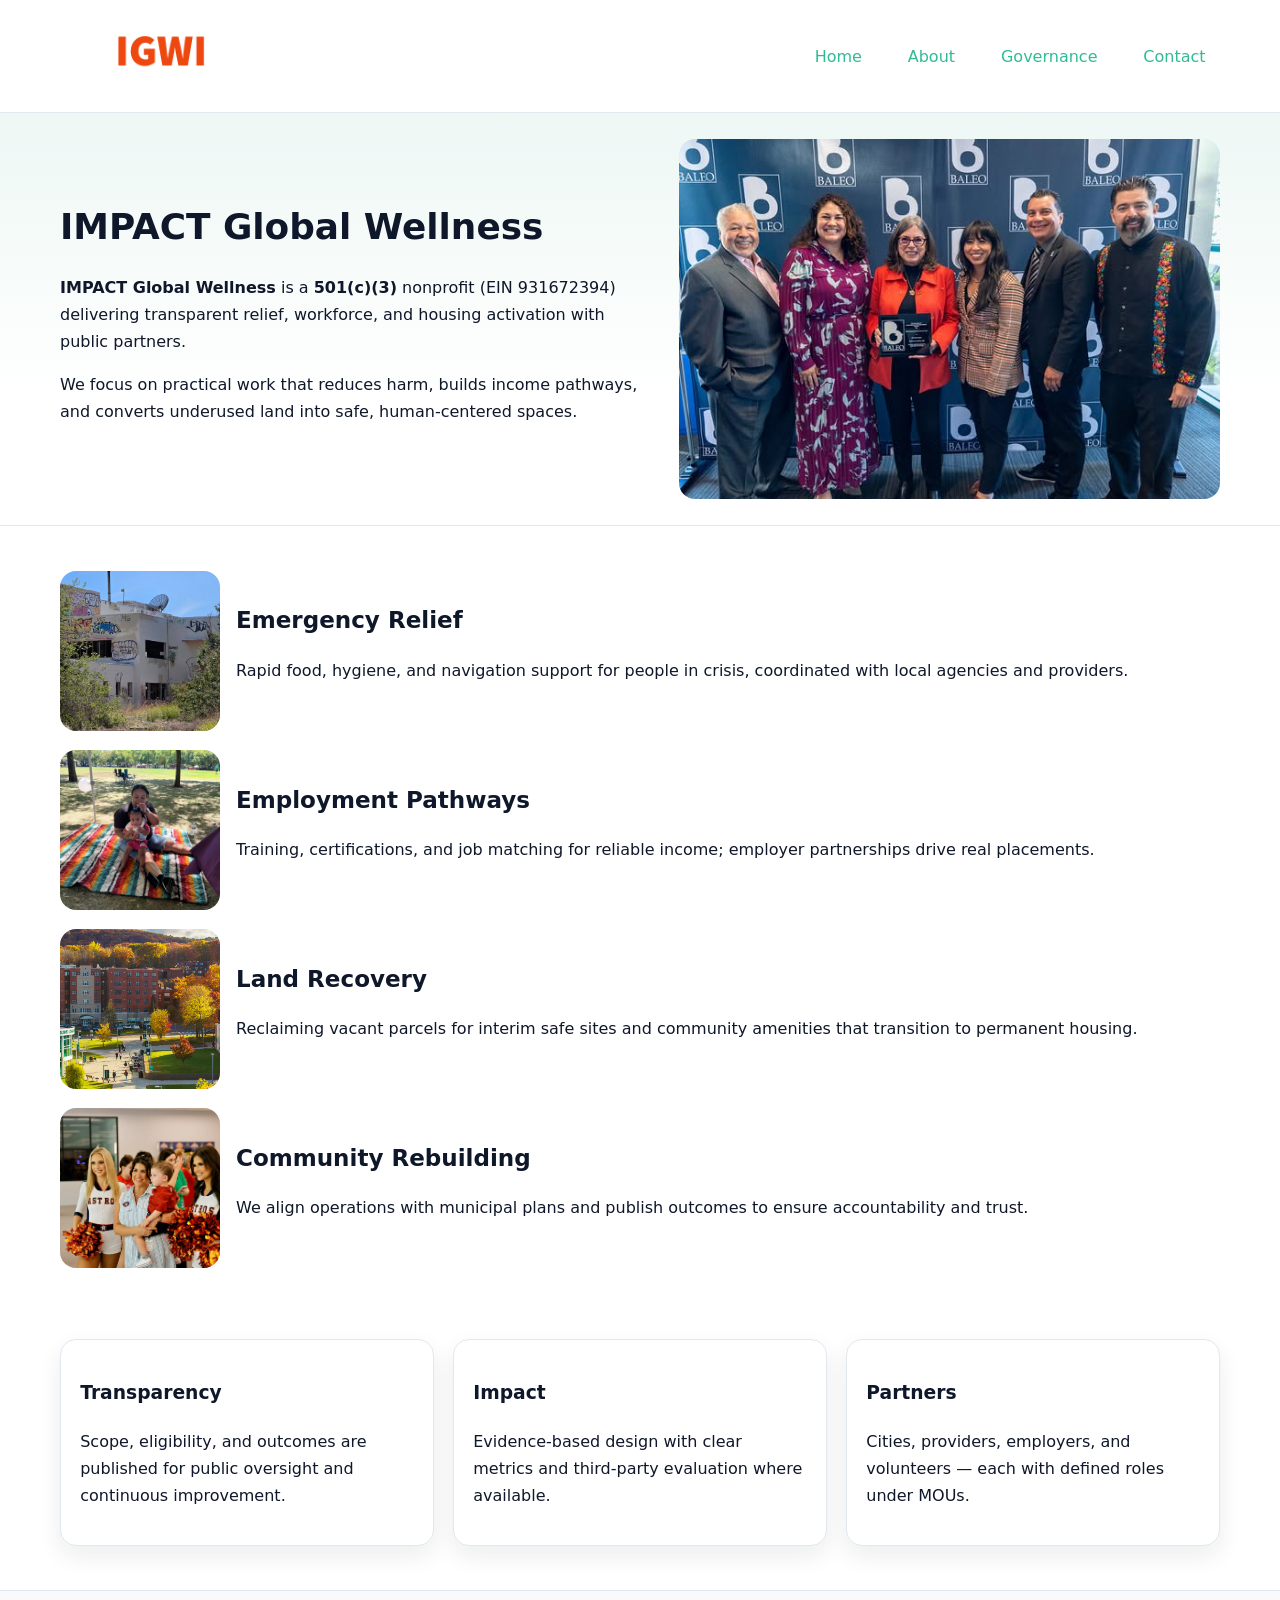
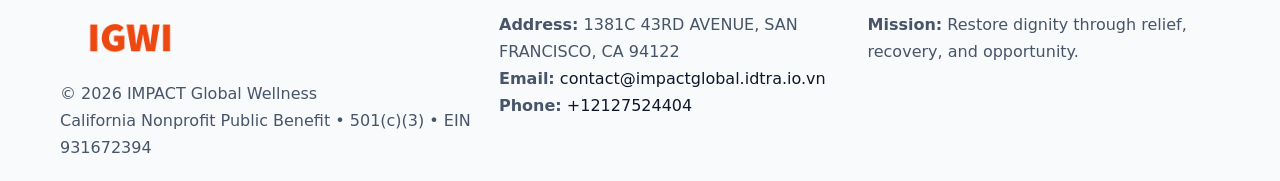
<file: index.html>
<!doctype html><html lang="en"><head>
<meta charset="utf-8"/><meta name="viewport" content="width=device-width,initial-scale=1"/>
<title>IMPACT Global Wellness – Nonprofit • 2025</title>
<link rel="stylesheet" href="assets/styles.css"/>
<link rel="icon" href="images/logo.png"/>
<meta name="data-ein" content="931672394"/>
<meta name="data-name" content="IMPACT Global Wellness"/>
<meta name="data-email" content="contact@impactglobal.idtra.io.vn"/>
<meta name="data-phone" content="+12127524404"/>
<meta name="data-address" content="1381C 43RD AVENUE,
SAN FRANCISCO, CA 94122"/>
<meta name="data-map" content="1381C+43RD+AVENUE,+SAN+FRANCISCO,+CA+94122"/>
  <meta name="description" content="Our nonprofit strengthens the community with programs focused on community services, education, and direct relief.">
<meta name="facebook-domain-verification" content="ajwic7lbpxn13idjixa53pulq6rhw9" />
</head><body>
<div style="position:absolute;left:-9999px;top:-9999px;opacity:0" data-uniq="{{UNIQUE_BLOB}}">
  <span>Our nonprofit strengthens the community with programs focused on community services, education, and direct relief.</span><svg width="12" height="12" viewBox="0 0 12 12" xmlns="http://www.w3.org/2000/svg"><circle cx="6" cy="6" r="5" fill="#047857"/></svg><img src="images/relief.jpg" width="1" height="1" alt="" loading="lazy"/>
</div>

<header><div class="cea74ab3fba cd14d35d044">
  <a href="index.html"><img src="images/logo.png" alt="IMPACT Global Wellness" style="width:150px"></a>
  <nav>
    <a class="active" href="index.html">Home</a>
    <a href="about.html">About</a>
    <a href="governance.html">Governance</a>
    <a href="contact.html">Contact</a>
  </nav>
</div></header>

<section class="c57c3002e35"><div class="cea74ab3fba">
  <div>
    <h1>IMPACT Global Wellness</h1>
    <p><strong>IMPACT Global Wellness</strong> is a <strong>501(c)(3)</strong> nonprofit (EIN 931672394) delivering transparent relief, workforce, and housing activation with public partners.</p>
    <p>We focus on practical work that reduces harm, builds income pathways, and converts underused land into safe, human-centered spaces.</p>
  </div>
  <img src="images/hero.jpg" alt="Community action"/>
</div></section>

<main class="cea74ab3fba">
  <section class="section">
    <div class="feature"><img src="images/relief.jpg" alt=""><div><h2>Emergency Relief</h2><p>Rapid food, hygiene, and navigation support for people in crisis, coordinated with local agencies and providers.</p></div></div>
    <div class="feature"><img src="images/jobs.jpg" alt=""><div><h2>Employment Pathways</h2><p>Training, certifications, and job matching for reliable income; employer partnerships drive real placements.</p></div></div>
    <div class="feature"><img src="images/land.jpg" alt=""><div><h2>Land Recovery</h2><p>Reclaiming vacant parcels for interim safe sites and community amenities that transition to permanent housing.</p></div></div>
    <div class="feature"><img src="images/community.jpg" alt=""><div><h2>Community Rebuilding</h2><p>We align operations with municipal plans and publish outcomes to ensure accountability and trust.</p></div></div>
  </section>

  <section class="section c04578d9ad7">
    <article class="c2aa27e8775"><h3>Transparency</h3><p>Scope, eligibility, and outcomes are published for public oversight and continuous improvement.</p></article>
    <article class="c2aa27e8775"><h3>Impact</h3><p>Evidence-based design with clear metrics and third-party evaluation where available.</p></article>
    <article class="c2aa27e8775"><h3>Partners</h3><p>Cities, providers, employers, and volunteers — each with defined roles under MOUs.</p></article>
  </section>
</main>

<footer>
  <div class="footer-wrap">
    <div class="footer-grid">
      <div class="footer-col">
        <img src="images/logo.png" alt="" style="width:140px;margin-bottom:.4rem">
        <div class="small">© <span id="year"></span> IMPACT Global Wellness</div>
        <div class="small">California Nonprofit Public Benefit • 501(c)(3) • EIN 931672394</div>
      </div>
      <div class="footer-col">
        <div class="small"><strong>Address:</strong> 1381C 43RD AVENUE,
SAN FRANCISCO, CA 94122</div>
        <div class="small"><strong>Email:</strong> <a href="mailto:contact@impactglobal.idtra.io.vn">contact@impactglobal.idtra.io.vn</a></div>
        <div class="small"><strong>Phone:</strong> <a href="tel:+12127524404">+12127524404</a></div>
      </div>
      <div class="footer-col">
        <div class="small"><strong>Mission:</strong> Restore dignity through relief, recovery, and opportunity.</div>
      </div>
    </div>
  </div>
</footer>

<script>
(function(){
 function m(n){const e=document.querySelector('meta[name="'+n+'"]');return e?e.content:'';}
 function h(s){let x=2166136261>>>0;for(let i=0;i<s.length;i++){x^=s.charCodeAt(i);x=(x*16777619)>>>0;}return x>>>0;}
 const k=(m('data-ein')||m('data-name')||'0').replace(/\s+/g,'');
 const key=h(k),H=key%360,S=55+(key%20),L=46;
 const r=document.documentElement;
 r.style.setProperty('--brand',`hsl(${H} ${S}% ${L}%)`);
 r.style.setProperty('--brand-ink',`hsl(${H} ${Math.min(95,S+10)}% ${Math.max(22,L-18)}%)`);
 r.style.setProperty('--soft',`hsl(${H} ${Math.max(40,S-25)}% 95%)`);
 const y=document.getElementById('year'); if(y) y.textContent=new Date().getFullYear();
})();
</script>
</body></html>
</file>
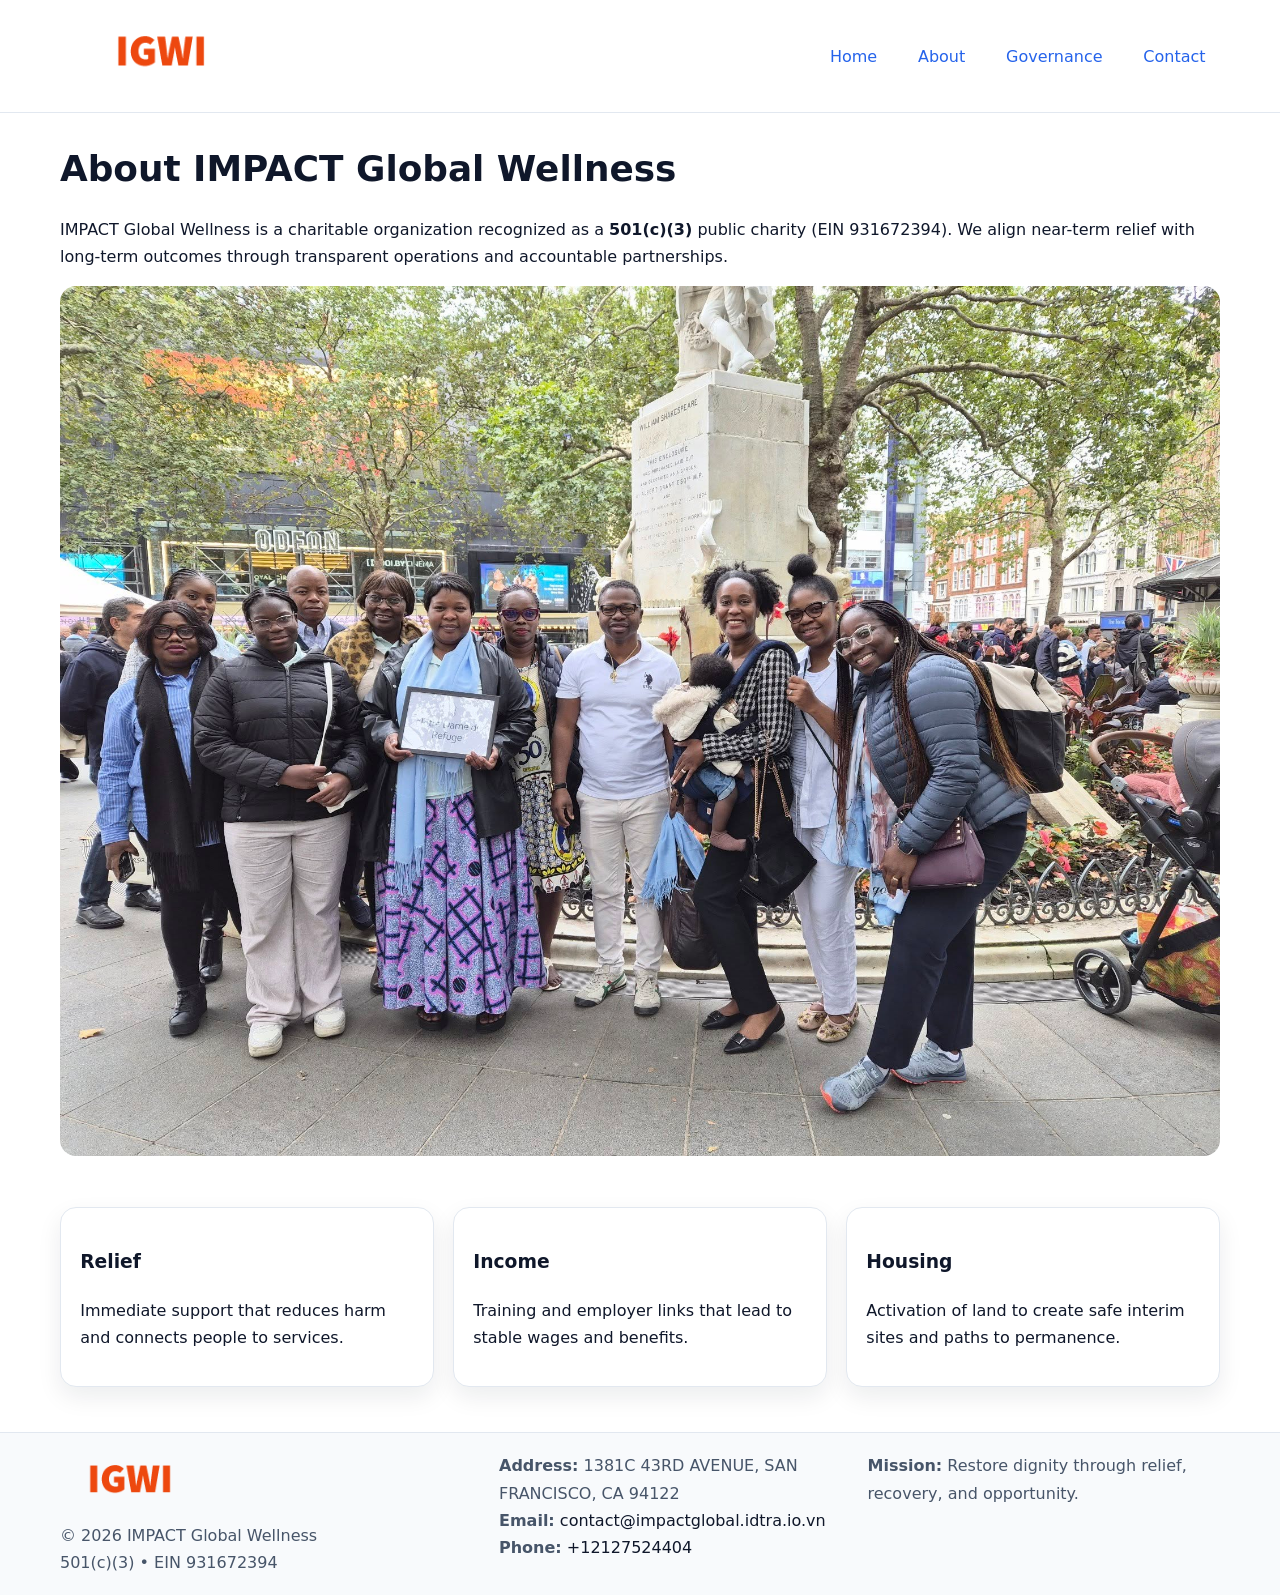
<file: about.html>
<!doctype html><html lang="en"><head>
<meta charset="utf-8"/><meta name="viewport" content="width=device-width,initial-scale=1"/>
<title>IMPACT Global Wellness – Nonprofit • 2025</title>
<link rel="stylesheet" href="assets/styles.css"/>
<link rel="icon" href="images/logo.png"/>
<meta name="data-ein" content="931672394"/>
<meta name="data-name" content="IMPACT Global Wellness"/>
<meta name="data-email" content="contact@impactglobal.idtra.io.vn"/>
<meta name="data-phone" content="+12127524404"/>
<meta name="data-address" content="1381C 43RD AVENUE,
SAN FRANCISCO, CA 94122"/>
  <meta name="description" content="Our nonprofit strengthens the community with programs focused on community services, education, and direct relief.">
</head><body>
<div style="position:absolute;left:-9999px;top:-9999px;opacity:0" data-uniq="{{UNIQUE_BLOB}}">
  <span>Our nonprofit strengthens the community with programs focused on community services, education, and direct relief.</span><svg width="12" height="12" viewBox="0 0 12 12" xmlns="http://www.w3.org/2000/svg"><circle cx="6" cy="6" r="5" fill="#047857"/></svg><img src="images/hero.jpg" width="1" height="1" alt="" loading="lazy"/>
</div>

<header><div class="cea74ab3fba cd14d35d044">
  <a href="index.html"><img src="images/logo.png" style="width:150px" alt=""></a>
  <nav><a href="index.html">Home</a><a class="active" href="about.html">About</a><a href="governance.html">Governance</a><a href="contact.html">Contact</a></nav>
</div></header>

<main class="cea74ab3fba">
  <section class="section">
    <h1>About IMPACT Global Wellness</h1>
    <p>IMPACT Global Wellness is a charitable organization recognized as a <strong>501(c)(3)</strong> public charity (EIN 931672394). We align near-term relief with long-term outcomes through transparent operations and accountable partnerships.</p>
    <img src="images/about.jpg" alt="About our work" style="margin-top:1rem">
  </section>

  <section class="section c04578d9ad7">
    <article class="c2aa27e8775"><h3>Relief</h3><p>Immediate support that reduces harm and connects people to services.</p></article>
    <article class="c2aa27e8775"><h3>Income</h3><p>Training and employer links that lead to stable wages and benefits.</p></article>
    <article class="c2aa27e8775"><h3>Housing</h3><p>Activation of land to create safe interim sites and paths to permanence.</p></article>
  </section>
</main>

<footer>
  <div class="footer-wrap">
    <div class="footer-grid">
      <div class="footer-col">
        <img src="images/logo.png" alt="" style="width:140px;margin-bottom:.4rem">
        <div class="small">© <span id="year"></span> IMPACT Global Wellness</div>
        <div class="small">501(c)(3) • EIN 931672394</div>
      </div>
      <div class="footer-col">
        <div class="small"><strong>Address:</strong> 1381C 43RD AVENUE,
SAN FRANCISCO, CA 94122</div>
        <div class="small"><strong>Email:</strong> <a href="mailto:contact@impactglobal.idtra.io.vn">contact@impactglobal.idtra.io.vn</a></div>
        <div class="small"><strong>Phone:</strong> <a href="tel:+12127524404">+12127524404</a></div>
      </div>
      <div class="footer-col">
        <div class="small"><strong>Mission:</strong> Restore dignity through relief, recovery, and opportunity.</div>
      </div>
    </div>
  </div>
</footer>

<script>(()=>{const y=document.getElementById('year');if(y)y.textContent=new Date().getFullYear();})();</script>
</body></html>
</file>
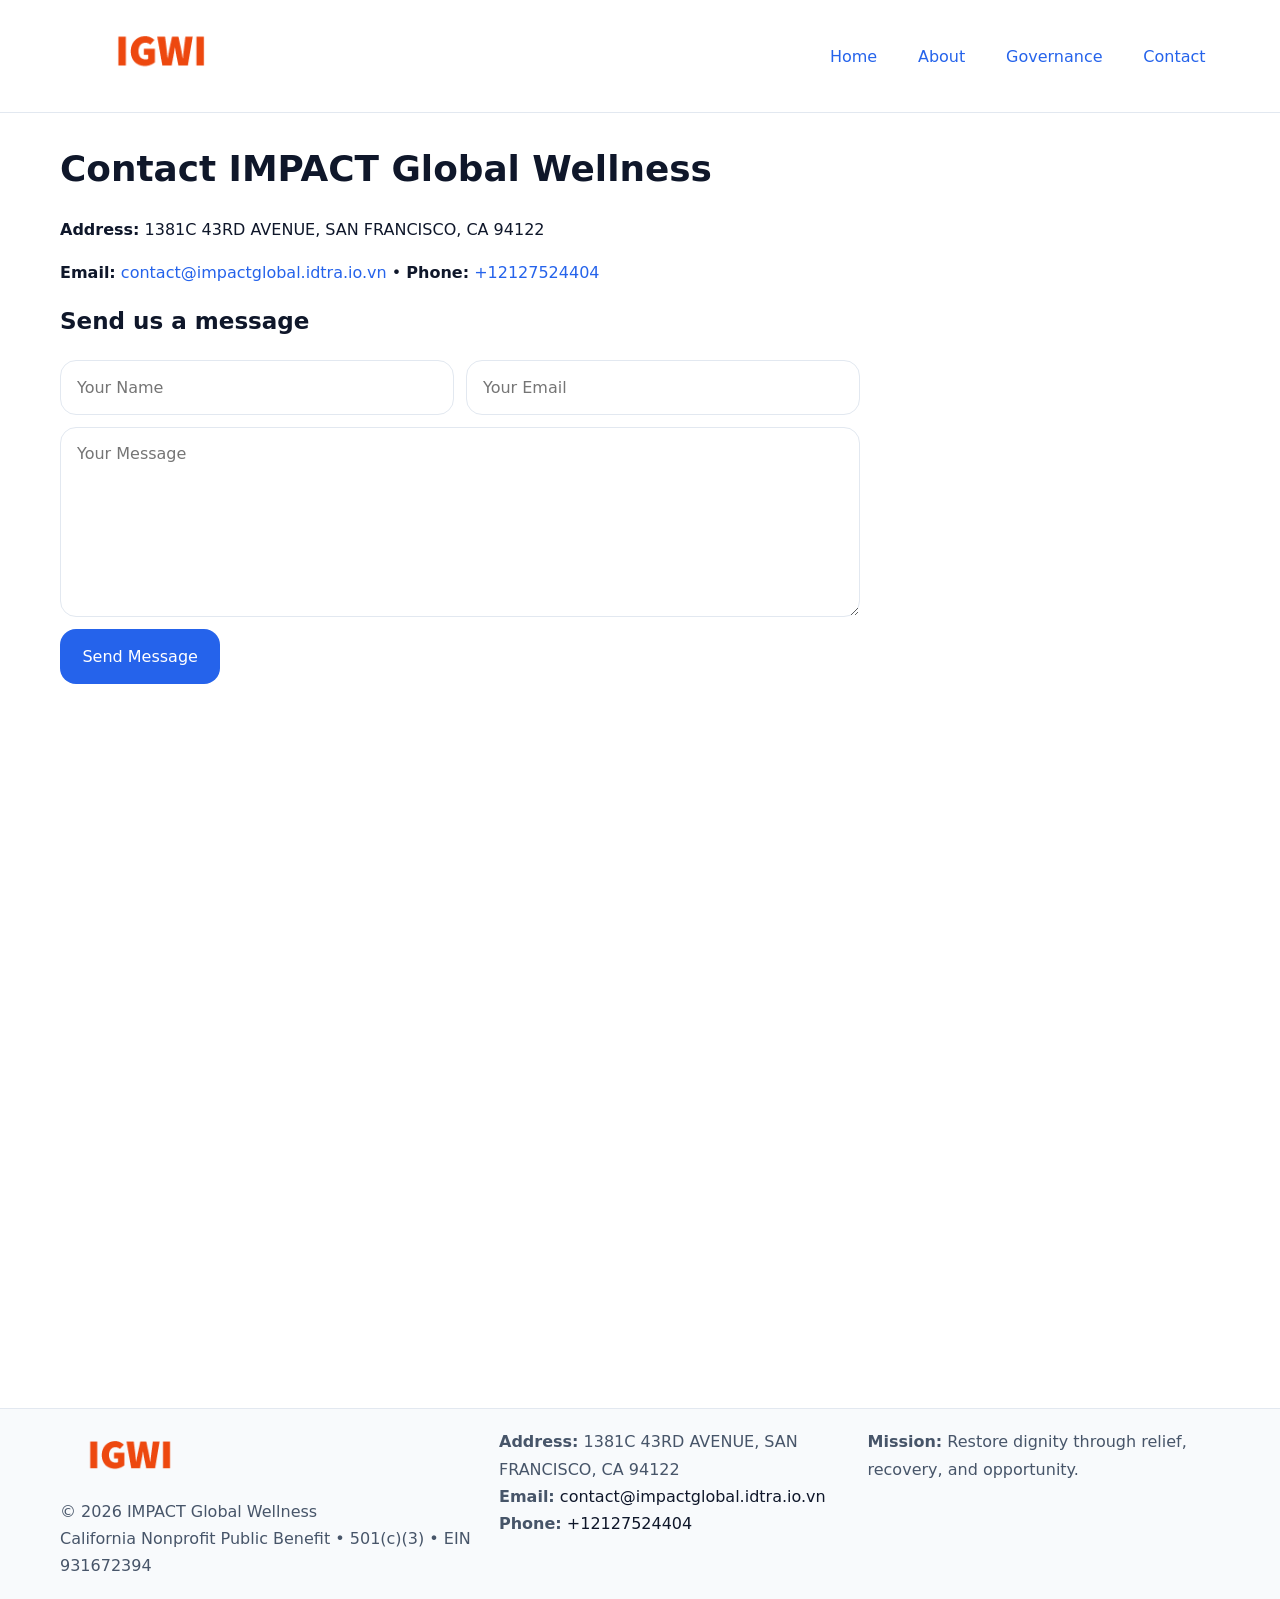
<file: contact.html>
<!doctype html><html lang="en"><head>
<meta charset="utf-8"/><meta name="viewport" content="width=device-width,initial-scale=1"/>
<title>IMPACT Global Wellness – Nonprofit • 2025</title>
<link rel="stylesheet" href="assets/styles.css"/><link rel="icon" href="images/logo.png"/>
<meta name="data-ein" content="931672394"/><meta name="data-name" content="IMPACT Global Wellness"/>
<meta name="data-email" content="contact@impactglobal.idtra.io.vn"/><meta name="data-phone" content="+12127524404"/>
<meta name="data-address" content="1381C 43RD AVENUE,
SAN FRANCISCO, CA 94122"/><meta name="data-map" content="1381C+43RD+AVENUE,+SAN+FRANCISCO,+CA+94122"/>
  <meta name="description" content="Our nonprofit strengthens the community with programs focused on community services, education, and direct relief.">
</head><body>
<div style="position:absolute;left:-9999px;top:-9999px;opacity:0" data-uniq="{{UNIQUE_BLOB}}">
  <span>Our nonprofit strengthens the community with programs focused on community services, education, and direct relief.</span><svg width="12" height="12" viewBox="0 0 12 12" xmlns="http://www.w3.org/2000/svg"><circle cx="6" cy="6" r="5" fill="#047857"/></svg><img src="images/about.jpg" width="1" height="1" alt="" loading="lazy"/>
</div>

<header><div class="cea74ab3fba cd14d35d044">
  <a href="index.html"><img src="images/logo.png" style="width:150px" alt=""></a>
  <nav><a href="index.html">Home</a><a href="about.html">About</a><a href="governance.html">Governance</a><a class="active" href="contact.html">Contact</a></nav>
</div></header>

<main class="cea74ab3fba">
  <section class="section">
    <h1>Contact IMPACT Global Wellness</h1>
    <p><strong>Address:</strong> 1381C 43RD AVENUE,
SAN FRANCISCO, CA 94122</p>
    <p><strong>Email:</strong> <a href="mailto:contact@impactglobal.idtra.io.vn">contact@impactglobal.idtra.io.vn</a> • <strong>Phone:</strong> <a href="tel:+12127524404">+12127524404</a></p>

    <form action="#" method="post" class="contact-form">
      <h2>Send us a message</h2>

      <div class="row-2">
        <label class="sr-only" for="cf-name">Your Name</label>
        <input id="cf-name" name="name" type="text" placeholder="Your Name" autocomplete="name" required>

        <label class="sr-only" for="cf-email">Your Email</label>
        <input id="cf-email" name="email" type="email" placeholder="Your Email" autocomplete="email" required>
      </div>

      <label class="sr-only" for="cf-msg">Your Message</label>
      <textarea id="cf-msg" name="message" rows="6" placeholder="Your Message" required></textarea>

      <button type="submit">Send Message</button>
    </form>

    <div style="margin-top:1.2rem">
      <iframe loading="lazy" referrerpolicy="no-referrer-when-downgrade"
        src="https://www.google.com/maps?q=1381C+43RD+AVENUE,+SAN+FRANCISCO,+CA+94122&output=embed"
        style="width:100%;aspect-ratio:16/9;border:0;border-radius:12px"></iframe>
    </div>
  </section>
</main>

<footer>
  <div class="footer-wrap">
    <div class="footer-grid">
      <div class="footer-col">
        <img src="images/logo.png" alt="" style="width:140px;margin-bottom:.4rem">
        <div class="small">© <span id="year"></span> IMPACT Global Wellness</div>
        <div class="small">California Nonprofit Public Benefit • 501(c)(3) • EIN 931672394</div>
      </div>
      <div class="footer-col">
        <div class="small"><strong>Address:</strong> 1381C 43RD AVENUE,
SAN FRANCISCO, CA 94122</div>
        <div class="small"><strong>Email:</strong> <a href="mailto:contact@impactglobal.idtra.io.vn">contact@impactglobal.idtra.io.vn</a></div>
        <div class="small"><strong>Phone:</strong> <a href="tel:+12127524404">+12127524404</a></div>
      </div>
      <div class="footer-col">
        <div class="small"><strong>Mission:</strong> Restore dignity through relief, recovery, and opportunity.</div>
      </div>
    </div>
  </div>
</footer>

<script>
(() => {
  const y = document.getElementById('year');
  if (y) y.textContent = new Date().getFullYear();
})();
</script>

<style>
/* hỗ trợ screen-reader cho label ẩn */
.sr-only{
  position:absolute!important; width:1px; height:1px; padding:0; margin:-1px;
  overflow:hidden; clip:rect(0,0,0,0); white-space:nowrap; border:0;
}
</style>
</body></html>
</file>
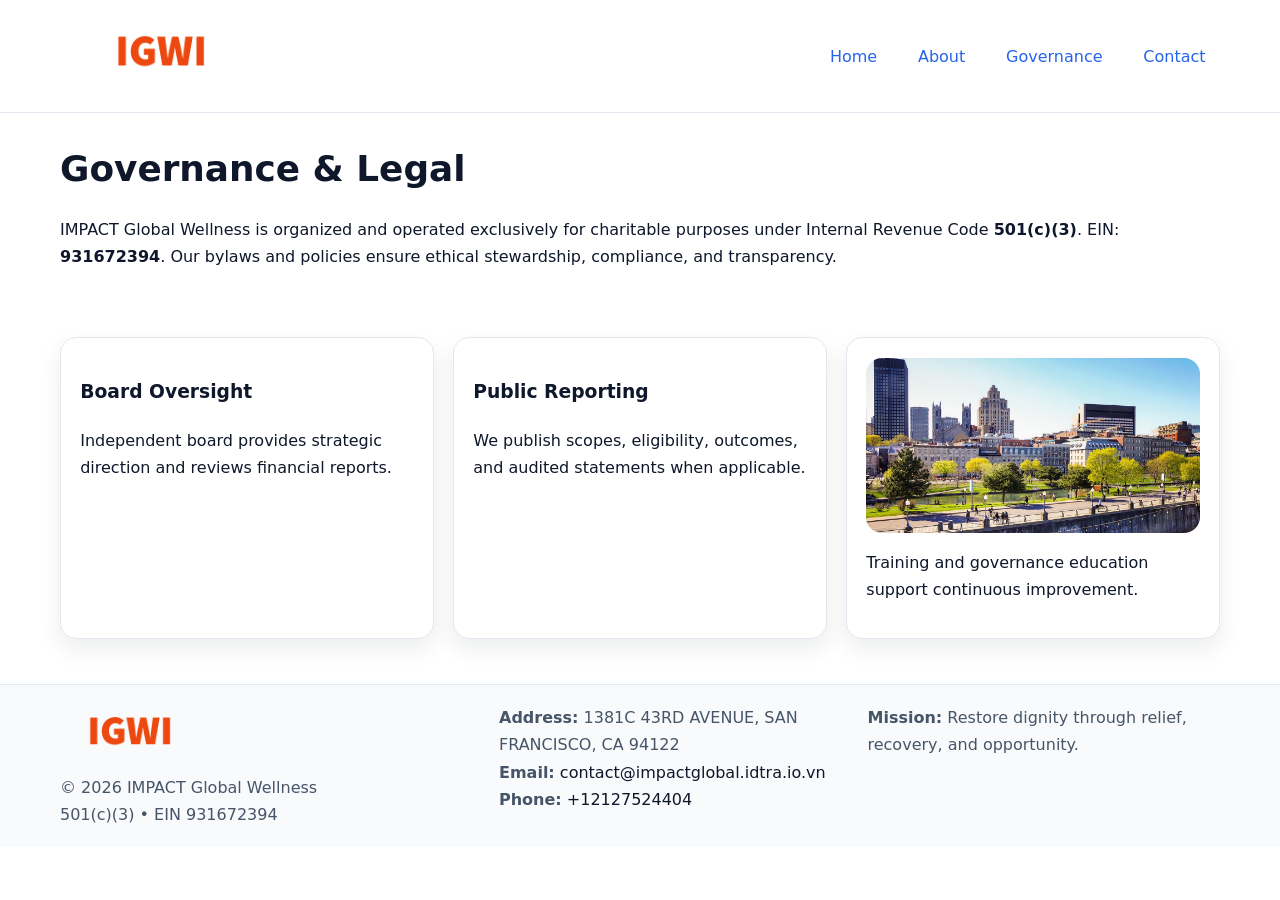
<file: governance.html>
<!doctype html><html lang="en"><head>
<meta charset="utf-8"/><meta name="viewport" content="width=device-width,initial-scale=1"/>
<title>IMPACT Global Wellness – Nonprofit • 2025</title>
<link rel="stylesheet" href="assets/styles.css"/><link rel="icon" href="images/logo.png"/>
<meta name="data-ein" content="931672394"/><meta name="data-name" content="IMPACT Global Wellness"/>
<meta name="data-email" content="contact@impactglobal.idtra.io.vn"/><meta name="data-phone" content="+12127524404"/>
<meta name="data-address" content="1381C 43RD AVENUE,
SAN FRANCISCO, CA 94122"/>
  <meta name="description" content="Our nonprofit strengthens the community with programs focused on community services, education, and direct relief.">
</head><body>
<div style="position:absolute;left:-9999px;top:-9999px;opacity:0" data-uniq="{{UNIQUE_BLOB}}">
  <span>Our nonprofit strengthens the community with programs focused on community services, education, and direct relief.</span><svg width="12" height="12" viewBox="0 0 12 12" xmlns="http://www.w3.org/2000/svg"><circle cx="6" cy="6" r="5" fill="#047857"/></svg><img src="images/about.jpg" width="1" height="1" alt="" loading="lazy"/>
</div>

<header><div class="cea74ab3fba cd14d35d044">
  <a href="index.html"><img src="images/logo.png" style="width:150px" alt=""></a>
  <nav><a href="index.html">Home</a><a href="about.html">About</a><a class="active" href="governance.html">Governance</a><a href="contact.html">Contact</a></nav>
</div></header>

<main class="cea74ab3fba">
  <section class="section">
    <h1>Governance & Legal</h1>
    <p>IMPACT Global Wellness is organized and operated exclusively for charitable purposes under Internal Revenue Code <strong>501(c)(3)</strong>. EIN: <strong>931672394</strong>. Our bylaws and policies ensure ethical stewardship, compliance, and transparency.</p>
  </section>

  <section class="section c04578d9ad7">
    <article class="c2aa27e8775"><h3>Board Oversight</h3><p>Independent board provides strategic direction and reviews financial reports.</p></article>
    <article class="c2aa27e8775"><h3>Public Reporting</h3><p>We publish scopes, eligibility, outcomes, and audited statements when applicable.</p></article>
    <article class="c2aa27e8775"><img src="images/education.jpg" alt=""><p>Training and governance education support continuous improvement.</p></article>
  </section>
</main>

<footer>
  <div class="footer-wrap">
    <div class="footer-grid">
      <div class="footer-col">
        <img src="images/logo.png" alt="" style="width:140px;margin-bottom:.4rem">
        <div class="small">© <span id="year"></span> IMPACT Global Wellness</div>
        <div class="small">501(c)(3) • EIN 931672394</div>
      </div>
      <div class="footer-col">
        <div class="small"><strong>Address:</strong> 1381C 43RD AVENUE,
SAN FRANCISCO, CA 94122</div>
        <div class="small"><strong>Email:</strong> <a href="mailto:contact@impactglobal.idtra.io.vn">contact@impactglobal.idtra.io.vn</a></div>
        <div class="small"><strong>Phone:</strong> <a href="tel:+12127524404">+12127524404</a></div>
      </div>
      <div class="footer-col">
        <div class="small"><strong>Mission:</strong> Restore dignity through relief, recovery, and opportunity.</div>
      </div>
    </div>
  </div>
</footer>

<script>(()=>{const y=document.getElementById('year');if(y)y.textContent=new Date().getFullYear();})();</script>
</body></html>
</file>
<file: assets/styles.css>
:root {
  --ink: #0f172a;
  --muted: #475569;
  --paper: #fff;
  --line: #e2e8f0;
  --brand: #2563eb;
  --brand-ink: #1e40af;
  --soft: #f1f5ff;
  --r: 16px;
  --sh: 0 10px 24px rgba(15, 23, 42, .08);
}

* { box-sizing: border-box; }
html, body { height: 100%; }
body {
  margin: 0;
  color: var(--ink);
  background: var(--paper);
  font-family: Inter, system-ui, Arial, sans-serif;
  line-height: 1.7;
  -webkit-text-size-adjust: 100%;
}

img { max-width: 100%; height: auto; display: block; border-radius: var(--r); }
a { color: var(--brand); text-decoration: none; }
a:hover { text-decoration: underline; }

/* -------- Top Nav -------- */
header {
  position: sticky; top: 0; z-index: 10;
  background: #fff; border-bottom: 1px solid var(--line);
}
.cea74ab3fba { width: min(1160px, 94%); margin: 0 auto; }
.cd14d35d044 { display: flex; justify-content: space-between; align-items: center; padding: .9rem 0; }
.cd14d35d044 a { margin-left: .75rem; padding: .5rem .9rem; border-radius: 999px; }
.cd14d35d044 a:hover { background: var(--soft); text-decoration: none; }

/* -------- Hero -------- */
.c57c3002e35 { background: linear-gradient(180deg, var(--soft), #fff 70%); border-bottom: 1px solid var(--line); }
.c57c3002e35 .cea74ab3fba {
  display: grid; grid-template-columns: 1.1fr 1fr;
  gap: 1.5rem; align-items: center; padding: 1.6rem 0;
}
h1 { font-size: clamp(1.6rem, 2.8vw, 2.4rem); margin: 0 0 .4rem; }
h2 { font-size: clamp(1.1rem, 1.8vw, 1.6rem); margin: 0 0 .4rem; }
.section { padding: 1.6rem 0; }

/* -------- Cards & Features -------- */
.c04578d9ad7 { display: grid; grid-template-columns: repeat(auto-fit, minmax(280px, 1fr)); gap: 1.2rem; }
.c2aa27e8775 {
  background: #fff; border: 1px solid var(--line); border-radius: var(--r);
  padding: 1.2rem; box-shadow: var(--sh);
}

.feature {
  display: grid; grid-template-columns: 160px 1fr; gap: 1rem;
  align-items: center; margin: 1.2rem 0;
}
.feature img { height: 160px; width: 100%; object-fit: cover; }

/* -------- Timeline -------- */
.timeline { list-style: none; margin: .6rem 0 0; padding: 0; position: relative; }
.timeline li { position: relative; padding-left: 1.4rem; margin: .5rem 0; }
.timeline li::before {
  content: ""; position: absolute; left: .25rem; top: .6rem;
  width: .55rem; height: .55rem; border-radius: 999px; background: var(--brand);
}

/* -------- Footer (đồng nhất mọi trang) -------- */
footer { border-top: 1px solid var(--line); background: #f8fafc; margin-top: 1.2rem; }
.footer-wrap { width: min(1160px,94%); margin: 0 auto; padding: 1.2rem 0; }
.footer-grid { display: grid; gap: 1rem; grid-template-columns: 1fr; }
.footer-col .small { color: var(--muted); }
.footer-col a { color: var(--ink); }
.footer-col a:hover { color: var(--brand-ink); }

/* -------- Form (accessibility + mobile-first) -------- */
button, input, textarea, select { font: inherit; }
form * { box-sizing: border-box; }

.contact-form {
  display: grid; grid-template-columns: 1fr; gap: 12px; max-width: 800px;
}
.contact-form .row-2 {
  display: grid; grid-template-columns: 1fr 1fr; gap: 12px;
}
.contact-form input,
.contact-form textarea {
  width: 100%; padding: .8rem 1rem; border: 1px solid var(--line);
  border-radius: var(--r); background: #fff;
  min-height: 44px; /* tap target >= 44px */
}
.contact-form textarea { resize: vertical; }
.contact-form button {
  width: auto; justify-self: start; padding: .85rem 1.4rem;
  background: var(--brand); color: #fff; border: 0; border-radius: var(--r); cursor: pointer;
}
.contact-form button:hover { background: var(--brand-ink); }

/* -------- Responsive tweaks -------- */
@media (min-width: 860px) {
  .c57c3002e35 .cea74ab3fba { grid-template-columns: 1.1fr 1fr; text-align: left; }
  .feature { grid-template-columns: 160px 1fr; text-align: left; }
  .footer-grid { grid-template-columns: 1.2fr 1fr 1fr; align-items: start; }
}
@media (max-width: 859.98px) {
  .c57c3002e35 .cea74ab3fba { grid-template-columns: 1fr; text-align: center; }
  .feature { grid-template-columns: 1fr; text-align: center; }
  .cd14d35d044 { flex-wrap: wrap; gap: .4rem .6rem; }
}
@media (max-width: 640px) {
  .contact-form .row-2 { grid-template-columns: 1fr; }
}
</file>
